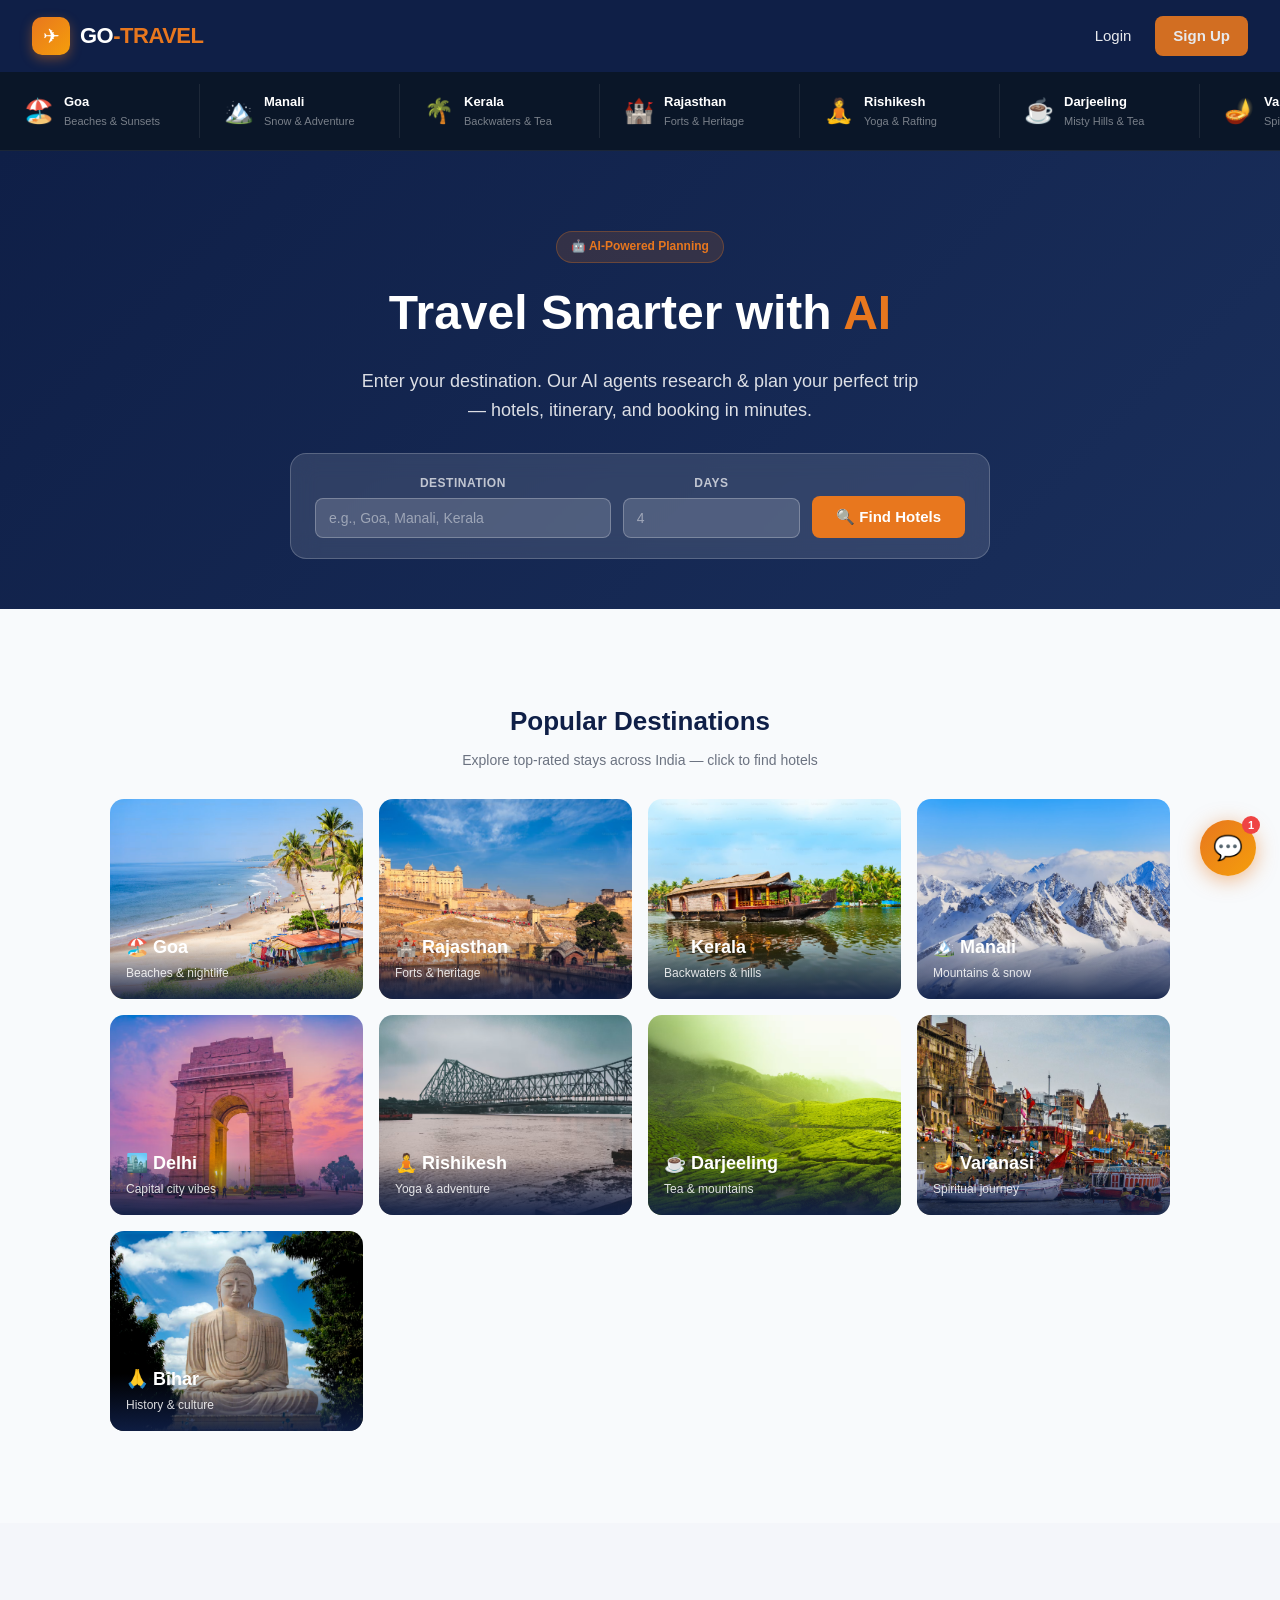
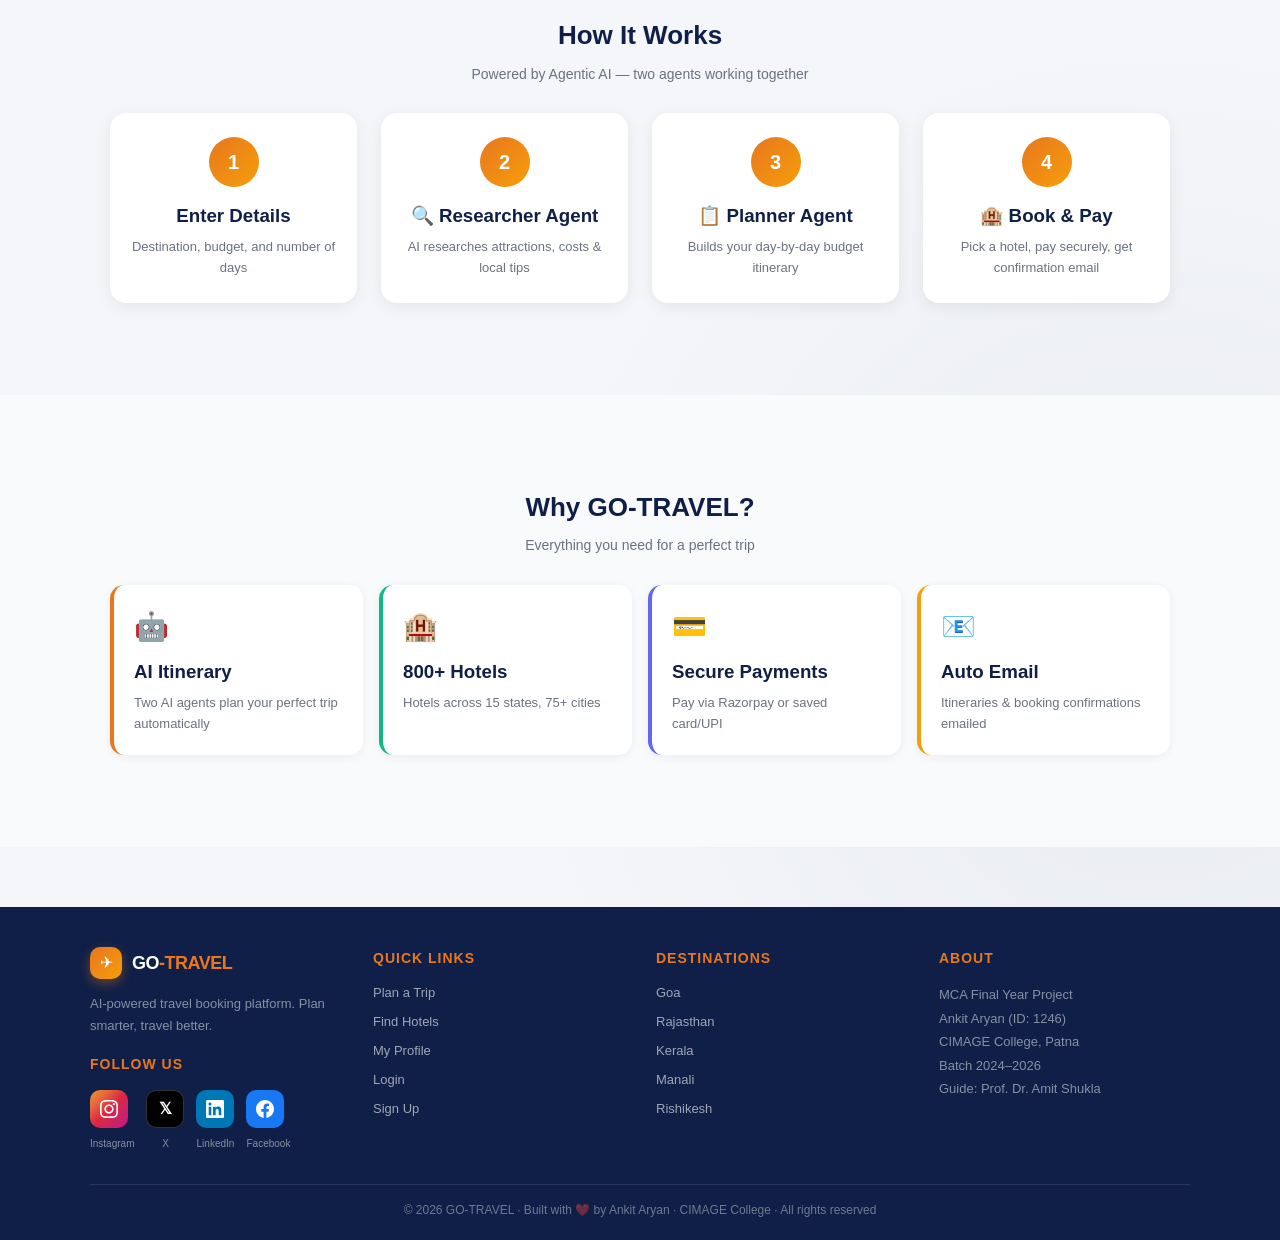
<file: templates/index.html>
<!DOCTYPE html>
<html lang="en">
<head>
    <meta charset="UTF-8">
    <meta name="viewport" content="width=device-width, initial-scale=1.0">
    <title>GO-TRAVEL — AI-Powered Travel Booking</title>
    <link rel="stylesheet" href="/static/css/style.css">
    <style>
        /* ===== LOGO ===== */
        .logo-wrap { display:flex; align-items:center; gap:10px; }
        .logo-icon { width:38px; height:38px; background:linear-gradient(135deg,#E8771E,#f59e0b); border-radius:10px; display:flex; align-items:center; justify-content:center; font-size:20px; box-shadow:0 4px 12px rgba(232,119,30,.4); }
        .logo-text { font-size:22px; font-weight:900; color:#fff; letter-spacing:-0.5px; }
        .logo-text span { color:#E8771E; }

        /* ===== SCROLLING BANNER ===== */
        .banner-wrap { background:#0a1628; padding:12px 0; overflow:hidden; border-bottom:1px solid rgba(255,255,255,.07); }
        .banner-track { display:flex; gap:0; animation:scrollBanner 40s linear infinite; width:max-content; }
        .banner-track:hover { animation-play-state:paused; }
        @keyframes scrollBanner { from{transform:translateX(0)} to{transform:translateX(-50%)} }
        .banner-item { display:flex; align-items:center; gap:10px; padding:8px 24px; border-right:1px solid rgba(255,255,255,.08); cursor:pointer; transition:background .2s; min-width:200px; }
        .banner-item:hover { background:rgba(255,255,255,.05); }
        .banner-emoji { font-size:24px; }
        .banner-info { }
        .banner-name { color:#fff; font-size:13px; font-weight:700; }
        .banner-sub { color:rgba(255,255,255,.45); font-size:11px; }

        /* ===== DESTINATIONS GRID ===== */
        .dest-grid { display:grid; grid-template-columns:repeat(auto-fill,minmax(200px,1fr)); gap:16px; }
        .dest-card { border-radius:14px; overflow:hidden; cursor:pointer; transition:transform .2s,box-shadow .2s; position:relative; height:200px; display:flex; align-items:flex-end; color:white; }
        .dest-card:hover { transform:translateY(-5px); box-shadow:0 16px 40px rgba(0,0,0,.25); }
        .dest-overlay { background:linear-gradient(transparent 30%,rgba(15,31,71,.92)); width:100%; padding:16px; }
        .dest-card h3 { margin:0 0 2px; font-size:18px; }
        .dest-card p { margin:0; font-size:12px; opacity:.85; }
        /* Destination cards — gradient fallback + optional image */
        /* IMAGE KAISE DALE: /static/img/ folder mein image rakho jaise goa.jpg */
        /* Phir dc1 mein: background-image:url('/static/img/goa.jpg'); background-size:cover; */
        .dc1{background:linear-gradient(145deg,#0d6efd 0%,#0a58ca 100%);background-image:url('/static/img/dest_goa.jpg');background-size:cover;background-position:center;}
        .dc2{background:linear-gradient(145deg,#f59e0b 0%,#d97706 100%);background-image:url('/static/img/dest_rajasthan.jpg');background-size:cover;background-position:center;}
        .dc3{background:linear-gradient(145deg,#10b981 0%,#047857 100%);background-image:url('/static/img/dest_kerala.jpg');background-size:cover;background-position:center;}
        .dc4{background:linear-gradient(145deg,#ef4444 0%,#dc2626 100%);background-image:url('/static/img/dest_manali.jpg');background-size:cover;background-position:center;}
        .dc5{background:linear-gradient(145deg,#8b5cf6 0%,#7c3aed 100%);background-image:url('/static/img/dest_delhi.jpg');background-size:cover;background-position:center;}
        .dc6{background:linear-gradient(145deg,#06b6d4 0%,#0891b2 100%);background-image:url('/static/img/dest_rishikesh.jpg');background-size:cover;background-position:center;}
        .dc7{background:linear-gradient(145deg,#f97316 0%,#ea580c 100%);background-image:url('/static/img/dest_darjeeling.jpg');background-size:cover;background-position:center;}
        .dc8{background:linear-gradient(145deg,#6366f1 0%,#4f46e5 100%);background-image:url('/static/img/dest_varanasi.jpg');background-size:cover;background-position:center;}
        .dc9{background:linear-gradient(145deg,#14b8a6 0%,#0d9488 100%);background-image:url('/static/img/dest_bihar.jpg');background-size:cover;background-position:center;}

        /* ===== HERO ===== */
        .hero-search { background:rgba(255,255,255,.12); backdrop-filter:blur(12px); border:1px solid rgba(255,255,255,.2); border-radius:16px; padding:20px 24px; max-width:700px; margin:28px auto 0; display:flex; gap:12px; flex-wrap:wrap; align-items:flex-end; }
        .hero-search .field { flex:1; min-width:150px; }
        .hero-search label { font-size:12px; color:rgba(255,255,255,.7); font-weight:600; display:block; margin-bottom:5px; text-transform:uppercase; letter-spacing:.5px; }
        .hero-search input { background:rgba(255,255,255,.15); border:1px solid rgba(255,255,255,.25); color:#fff; border-radius:8px; padding:11px 13px; width:100%; box-sizing:border-box; font-size:14px; }
        .hero-search input::placeholder { color:rgba(255,255,255,.45); }

        /* ===== STEPS ===== */
        .step-grid { display:grid; grid-template-columns:repeat(auto-fit,minmax(200px,1fr)); gap:24px; }
        .step-card { text-align:center; padding:24px 16px; background:#fff; border-radius:16px; box-shadow:0 4px 16px rgba(0,0,0,.07); }
        .step-num { width:50px; height:50px; background:linear-gradient(135deg,#E8771E,#f59e0b); color:white; border-radius:50%; display:flex; align-items:center; justify-content:center; font-size:20px; font-weight:900; margin:0 auto 14px; }
        .step-card h3 { color:#0F1F47; margin:0 0 6px; }
        .step-card p { color:#6b7280; font-size:13px; margin:0; }

        /* ===== FOOTER ===== */
        .footer { background:#0F1F47; color:#fff; padding:40px 24px 20px; margin-top:60px; }
        .footer-grid { display:grid; grid-template-columns:repeat(auto-fit,minmax(200px,1fr)); gap:32px; max-width:1100px; margin:0 auto; }
        .footer h4 { color:#E8771E; margin:0 0 14px; font-size:14px; text-transform:uppercase; letter-spacing:1px; }
        .footer a { color:rgba(255,255,255,.6); text-decoration:none; display:block; margin-bottom:8px; font-size:13px; transition:color .2s; }
        .footer a:hover { color:#E8771E; }
        .social-row { display:flex; gap:12px; margin-top:4px; }
        .social-btn { width:38px; height:38px; border-radius:10px; display:flex; align-items:center; justify-content:center; font-size:18px; text-decoration:none; transition:transform .2s,opacity .2s; }
        .social-btn:hover { transform:translateY(-3px); opacity:.85; }
        .s-insta { background:linear-gradient(135deg,#f09433,#e6683c,#dc2743,#cc2366,#bc1888); }
        .s-x     { background:#000; border:1px solid rgba(255,255,255,.2); }
        .s-li    { background:#0077b5; }
        .s-fb    { background:#1877f2; }
        .footer-bottom { border-top:1px solid rgba(255,255,255,.1); margin-top:32px; padding-top:16px; text-align:center; color:rgba(255,255,255,.4); font-size:12px; max-width:1100px; margin-left:auto; margin-right:auto; }

        .section-pad { padding:60px 20px; }
        .container { max-width:1100px; margin:0 auto; }
        .section-title { color:#0F1F47; font-size:26px; font-weight:800; margin:0 0 6px; }
        .section-sub { color:#6b7280; font-size:14px; margin:0 0 28px; }
    </style>
</head>
<body>
    <!-- NAVBAR -->
    <nav class="navbar">
        <a href="/" style="text-decoration:none;">
            <div class="logo-wrap">
                <div class="logo-icon">✈</div>
                <div class="logo-text">GO<span>-TRAVEL</span></div>
            </div>
        </a>
        <div class="nav-links" id="navGuest">
            <a href="/login">Login</a>
            <a href="/signup" class="btn" style="padding:8px 18px;">Sign Up</a>
        </div>
        <div class="nav-links" id="navUser" style="display:none;align-items:center;gap:14px;">
            <a href="/dashboard" style="color:rgba(255,255,255,.8);text-decoration:none;font-size:14px;">Dashboard</a>
            <div style="position:relative;">
                <div id="homeAvatar" onclick="toggleHomeDropdown()" style="width:38px;height:38px;border-radius:50%;overflow:hidden;cursor:pointer;border:2px solid #E8771E;display:flex;align-items:center;justify-content:center;background:#E8771E;color:white;font-weight:700;font-size:16px;">
                    <span id="homeAvatarLetter">U</span>
                </div>
                <div id="homeDropdown" style="display:none;position:absolute;top:48px;right:0;min-width:180px;background:#fff;border-radius:10px;box-shadow:0 8px 30px rgba(0,0,0,.15);overflow:hidden;z-index:500;">
                    <a href="/profile" style="display:block;padding:12px 16px;color:#0F1F47;font-size:14px;text-decoration:none;border-bottom:1px solid #f3f4f6;">👤 Profile</a>
                    <a href="/dashboard" style="display:block;padding:12px 16px;color:#0F1F47;font-size:14px;text-decoration:none;border-bottom:1px solid #f3f4f6;">🏠 Dashboard</a>
                    <a href="#" onclick="logout()" style="display:block;padding:12px 16px;color:#ef4444;font-size:14px;text-decoration:none;">🚪 Logout</a>
                </div>
            </div>
        </div>
    </nav>

    <!-- SCROLLING BANNER -->
    <div class="banner-wrap">
        <div class="banner-track" id="bannerTrack"></div>
    </div>

    <!-- HERO -->
    <section class="hero" style="padding-bottom:50px;">
        <div style="display:flex;align-items:center;justify-content:center;gap:16px;margin-bottom:12px;">
            <div style="background:rgba(232,119,30,.15);border:1px solid rgba(232,119,30,.3);color:#E8771E;padding:5px 14px;border-radius:20px;font-size:12px;font-weight:700;">🤖 AI-Powered Planning</div>
        </div>
        <h1>Travel Smarter with <span>AI</span></h1>
        <p style="max-width:560px;margin:10px auto 0;opacity:.85;">Enter your destination. Our AI agents research & plan your perfect trip — hotels, itinerary, and booking in minutes.</p>
        <div class="hero-search">
            <div class="field">
                <label>Destination</label>
                <input type="text" id="heroDest" placeholder="e.g., Goa, Manali, Kerala">
            </div>
            <div class="field" style="flex:0.6;">
                <label>Days</label>
                <input type="number" id="heroDays" placeholder="4">
            </div>
            <button class="btn" onclick="goSearch()" style="padding:12px 24px;white-space:nowrap;">🔍 Find Hotels</button>
        </div>
    </section>

    <!-- DESTINATIONS GRID -->
    <div class="section-pad" style="background:#f8fafc;">
        <div class="container">
            <h2 class="section-title">Popular Destinations</h2>
            <p class="section-sub">Explore top-rated stays across India — click to find hotels</p>
            <div class="dest-grid">
                <div class="dest-card dc1" onclick="quickSearch('Goa','Calangute')"><div class="dest-overlay"><h3>🏖️ Goa</h3><p>Beaches & nightlife</p></div></div>
                <div class="dest-card dc2" onclick="quickSearch('Rajasthan','Jaipur')"><div class="dest-overlay"><h3>🏰 Rajasthan</h3><p>Forts & heritage</p></div></div>
                <div class="dest-card dc3" onclick="quickSearch('Kerala','Munnar')"><div class="dest-overlay"><h3>🌴 Kerala</h3><p>Backwaters & hills</p></div></div>
                <div class="dest-card dc4" onclick="quickSearch('Himachal Pradesh','Manali')"><div class="dest-overlay"><h3>🏔️ Manali</h3><p>Mountains & snow</p></div></div>
                <div class="dest-card dc5" onclick="quickSearch('Delhi','Connaught Place')"><div class="dest-overlay"><h3>🏙️ Delhi</h3><p>Capital city vibes</p></div></div>
                <div class="dest-card dc6" onclick="quickSearch('Uttarakhand','Rishikesh')"><div class="dest-overlay"><h3>🧘 Rishikesh</h3><p>Yoga & adventure</p></div></div>
                <div class="dest-card dc7" onclick="quickSearch('West Bengal','Darjeeling')"><div class="dest-overlay"><h3>☕ Darjeeling</h3><p>Tea & mountains</p></div></div>
                <div class="dest-card dc8" onclick="quickSearch('Uttar Pradesh','Varanasi')"><div class="dest-overlay"><h3>🪔 Varanasi</h3><p>Spiritual journey</p></div></div>
                <div class="dest-card dc9" onclick="quickSearch('Bihar','Bodhgaya')"><div class="dest-overlay"><h3>🙏 Bihar</h3><p>History & culture</p></div></div>
            </div>
        </div>
    </div>

    <!-- HOW IT WORKS -->
    <div class="section-pad">
        <div class="container">
            <h2 class="section-title">How It Works</h2>
            <p class="section-sub">Powered by Agentic AI — two agents working together</p>
            <div class="step-grid">
                <div class="step-card"><div class="step-num">1</div><h3>Enter Details</h3><p>Destination, budget, and number of days</p></div>
                <div class="step-card"><div class="step-num">2</div><h3>🔍 Researcher Agent</h3><p>AI researches attractions, costs & local tips</p></div>
                <div class="step-card"><div class="step-num">3</div><h3>📋 Planner Agent</h3><p>Builds your day-by-day budget itinerary</p></div>
                <div class="step-card"><div class="step-num">4</div><h3>🏨 Book & Pay</h3><p>Pick a hotel, pay securely, get confirmation email</p></div>
            </div>
        </div>
    </div>

    <!-- WHY GO-TRAVEL -->
    <div class="section-pad" style="background:#f8fafc;">
        <div class="container">
            <h2 class="section-title">Why GO-TRAVEL?</h2>
            <p class="section-sub">Everything you need for a perfect trip</p>
            <div style="display:grid;grid-template-columns:repeat(auto-fit,minmax(200px,1fr));gap:16px;">
                <div style="background:#fff;border-radius:14px;padding:20px;border-left:4px solid #E8771E;box-shadow:0 2px 10px rgba(0,0,0,.06);">
                    <div style="font-size:28px;margin-bottom:8px;">🤖</div><h3 style="margin:0 0 6px;color:#0F1F47;">AI Itinerary</h3><p style="color:#6b7280;font-size:13px;margin:0;">Two AI agents plan your perfect trip automatically</p>
                </div>
                <div style="background:#fff;border-radius:14px;padding:20px;border-left:4px solid #10b981;box-shadow:0 2px 10px rgba(0,0,0,.06);">
                    <div style="font-size:28px;margin-bottom:8px;">🏨</div><h3 style="margin:0 0 6px;color:#0F1F47;">800+ Hotels</h3><p style="color:#6b7280;font-size:13px;margin:0;">Hotels across 15 states, 75+ cities</p>
                </div>
                <div style="background:#fff;border-radius:14px;padding:20px;border-left:4px solid #6366f1;box-shadow:0 2px 10px rgba(0,0,0,.06);">
                    <div style="font-size:28px;margin-bottom:8px;">💳</div><h3 style="margin:0 0 6px;color:#0F1F47;">Secure Payments</h3><p style="color:#6b7280;font-size:13px;margin:0;">Pay via Razorpay or saved card/UPI</p>
                </div>
                <div style="background:#fff;border-radius:14px;padding:20px;border-left:4px solid #f59e0b;box-shadow:0 2px 10px rgba(0,0,0,.06);">
                    <div style="font-size:28px;margin-bottom:8px;">📧</div><h3 style="margin:0 0 6px;color:#0F1F47;">Auto Email</h3><p style="color:#6b7280;font-size:13px;margin:0;">Itineraries & booking confirmations emailed</p>
                </div>
            </div>
        </div>
    </div>

    <!-- FOOTER -->
    <footer class="footer">
        <div class="footer-grid">
            <div>
                <div class="logo-wrap" style="margin-bottom:14px;">
                    <div class="logo-icon" style="width:32px;height:32px;font-size:16px;">✈</div>
                    <div class="logo-text" style="font-size:18px;">GO<span>-TRAVEL</span></div>
                </div>
                <p style="color:rgba(255,255,255,.5);font-size:13px;line-height:1.7;margin:0 0 16px;">AI-powered travel booking platform. Plan smarter, travel better.</p>
                <h4>Follow Us</h4>
                <div class="social-row">
                    <div style="text-align:center;">
                        <a href="https://instagram.com" target="_blank" class="social-btn s-insta" title="Instagram" style="display:flex;align-items:center;justify-content:center;">
                            <svg width="18" height="18" viewBox="0 0 24 24" fill="white"><path d="M12 2.163c3.204 0 3.584.012 4.85.07 3.252.148 4.771 1.691 4.919 4.919.058 1.265.069 1.645.069 4.849 0 3.205-.012 3.584-.069 4.849-.149 3.225-1.664 4.771-4.919 4.919-1.266.058-1.644.07-4.85.07-3.204 0-3.584-.012-4.849-.07-3.26-.149-4.771-1.699-4.919-4.92-.058-1.265-.07-1.644-.07-4.849 0-3.204.013-3.583.07-4.849.149-3.227 1.664-4.771 4.919-4.919 1.266-.057 1.645-.069 4.849-.069zm0-2.163c-3.259 0-3.667.014-4.947.072-4.358.2-6.78 2.618-6.98 6.98-.059 1.281-.073 1.689-.073 4.948 0 3.259.014 3.668.072 4.948.2 4.358 2.618 6.78 6.98 6.98 1.281.058 1.689.072 4.948.072 3.259 0 3.668-.014 4.948-.072 4.354-.2 6.782-2.618 6.979-6.98.059-1.28.073-1.689.073-4.948 0-3.259-.014-3.667-.072-4.947-.196-4.354-2.617-6.78-6.979-6.98-1.281-.059-1.69-.073-4.949-.073zm0 5.838c-3.403 0-6.162 2.759-6.162 6.162s2.759 6.163 6.162 6.163 6.162-2.759 6.162-6.163c0-3.403-2.759-6.162-6.162-6.162zm0 10.162c-2.209 0-4-1.79-4-4 0-2.209 1.791-4 4-4s4 1.791 4 4c0 2.21-1.791 4-4 4zm6.406-11.845c-.796 0-1.441.645-1.441 1.44s.645 1.44 1.441 1.44c.795 0 1.439-.645 1.439-1.44s-.644-1.44-1.439-1.44z"/></svg>
                        </a>
                        <div style="color:rgba(255,255,255,.5);font-size:10px;margin-top:4px;">Instagram</div>
                    </div>
                    <div style="text-align:center;">
                        <a href="https://x.com" target="_blank" class="social-btn s-x" title="X" style="display:flex;align-items:center;justify-content:center;color:#fff;font-weight:900;font-size:16px;">𝕏</a>
                        <div style="color:rgba(255,255,255,.5);font-size:10px;margin-top:4px;">X</div>
                    </div>
                    <div style="text-align:center;">
                        <a href="https://linkedin.com/in/ankit-aryan-11a974232" target="_blank" class="social-btn s-li" title="LinkedIn" style="display:flex;align-items:center;justify-content:center;">
                            <svg width="18" height="18" viewBox="0 0 24 24" fill="white"><path d="M20.447 20.452h-3.554v-5.569c0-1.328-.027-3.037-1.852-3.037-1.853 0-2.136 1.445-2.136 2.939v5.667H9.351V9h3.414v1.561h.046c.477-.9 1.637-1.85 3.37-1.85 3.601 0 4.267 2.37 4.267 5.455v6.286zM5.337 7.433c-1.144 0-2.063-.926-2.063-2.065 0-1.138.92-2.063 2.063-2.063 1.14 0 2.064.925 2.064 2.063 0 1.139-.925 2.065-2.064 2.065zm1.782 13.019H3.555V9h3.564v11.452zM22.225 0H1.771C.792 0 0 .774 0 1.729v20.542C0 23.227.792 24 1.771 24h20.451C23.2 24 24 23.227 24 22.271V1.729C24 .774 23.2 0 22.222 0h.003z"/></svg>
                        </a>
                        <div style="color:rgba(255,255,255,.5);font-size:10px;margin-top:4px;">LinkedIn</div>
                    </div>
                    <div style="text-align:center;">
                        <a href="https://facebook.com" target="_blank" class="social-btn s-fb" title="Facebook" style="display:flex;align-items:center;justify-content:center;">
                            <svg width="18" height="18" viewBox="0 0 24 24" fill="white"><path d="M24 12.073c0-6.627-5.373-12-12-12s-12 5.373-12 12c0 5.99 4.388 10.954 10.125 11.854v-8.385H7.078v-3.47h3.047V9.43c0-3.007 1.792-4.669 4.533-4.669 1.312 0 2.686.235 2.686.235v2.953H15.83c-1.491 0-1.956.925-1.956 1.874v2.25h3.328l-.532 3.47h-2.796v8.385C19.612 23.027 24 18.062 24 12.073z"/></svg>
                        </a>
                        <div style="color:rgba(255,255,255,.5);font-size:10px;margin-top:4px;">Facebook</div>
                    </div>
                </div>
            </div>
            <div>
                <h4>Quick Links</h4>
                <a href="/dashboard">Plan a Trip</a>
                <a href="/dashboard">Find Hotels</a>
                <a href="/profile">My Profile</a>
                <a href="/login">Login</a>
                <a href="/signup">Sign Up</a>
            </div>
            <div>
                <h4>Destinations</h4>
                <a href="/dashboard?state=Goa&city=Calangute">Goa</a>
                <a href="/dashboard?state=Rajasthan&city=Jaipur">Rajasthan</a>
                <a href="/dashboard?state=Kerala&city=Munnar">Kerala</a>
                <a href="/dashboard?state=Himachal+Pradesh&city=Manali">Manali</a>
                <a href="/dashboard?state=Uttarakhand&city=Rishikesh">Rishikesh</a>
            </div>
            <div>
                <h4>About</h4>
                <p style="color:rgba(255,255,255,.5);font-size:13px;line-height:1.8;margin:0;">
                    MCA Final Year Project<br>
                    Ankit Aryan (ID: 1246)<br>
                    CIMAGE College, Patna<br>
                    Batch 2024–2026<br>
                    Guide: Prof. Dr. Amit Shukla
                </p>
            </div>
        </div>
        <div class="footer-bottom">
            © 2026 GO-TRAVEL · Built with ❤️ by Ankit Aryan · CIMAGE College · All rights reserved
        </div>
    </footer>

    <script src="/static/js/app.js"></script>
    <script>
        // Auth redirect — index pe login/signup option dono honge
        const BANNER_DATA = [
            {e:"🏖️",name:"Goa",sub:"Beaches & Sunsets"},
            {e:"🏔️",name:"Manali",sub:"Snow & Adventure"},
            {e:"🌴",name:"Kerala",sub:"Backwaters & Tea"},
            {e:"🏰",name:"Rajasthan",sub:"Forts & Heritage"},
            {e:"🧘",name:"Rishikesh",sub:"Yoga & Rafting"},
            {e:"☕",name:"Darjeeling",sub:"Misty Hills & Tea"},
            {e:"🪔",name:"Varanasi",sub:"Spiritual Journey"},
            {e:"🐠",name:"Andaman",sub:"Coral & Diving"},
            {e:"🏙️",name:"Delhi",sub:"History & Street Food"},
            {e:"🌿",name:"Munnar",sub:"Tea Gardens"},
            {e:"🏔️",name:"Ladakh",sub:"High Altitude Beauty"},
            {e:"🎭",name:"Mumbai",sub:"City of Dreams"},
        ];

        function buildBanner() {
            const track = document.getElementById('bannerTrack');
            // Duplicate for infinite scroll
            const all = [...BANNER_DATA, ...BANNER_DATA];
            all.forEach(d => {
                const el = document.createElement('div');
                el.className = 'banner-item';
                el.innerHTML = `<span class="banner-emoji">${d.e}</span><div class="banner-info"><div class="banner-name">${d.name}</div><div class="banner-sub">${d.sub}</div></div>`;
                el.onclick = () => quickSearch(d.name, '');
                track.appendChild(el);
            });
        }
        buildBanner();

        function goSearch() {
            const dest = document.getElementById('heroDest').value.trim();
            if (!dest) return;
            if (isLoggedIn()) {
                window.location.href = '/dashboard?dest=' + encodeURIComponent(dest);
            } else {
                window.location.href = '/login';
            }
        }

        function quickSearch(state, city) {
            if (isLoggedIn()) {
                window.location.href = '/dashboard?state=' + encodeURIComponent(state) + '&city=' + encodeURIComponent(city);
            } else {
                window.location.href = '/login';
            }
        }

        // Nav avatar setup
        (function() {
            const u = getUser();
            if (u && getToken()) {
                document.getElementById('navGuest').style.display = 'none';
                document.getElementById('navUser').style.display = 'flex';
                if (u.photo_url && u.photo_url.startsWith('data:')) {
                    document.getElementById('homeAvatar').innerHTML = '<img src="'+u.photo_url+'" style="width:100%;height:100%;object-fit:cover;">';
                } else {
                    document.getElementById('homeAvatarLetter').textContent = (u.name||'U')[0].toUpperCase();
                }
            }
        })();

        function toggleHomeDropdown() {
            const dd = document.getElementById('homeDropdown');
            dd.style.display = dd.style.display === 'block' ? 'none' : 'block';
        }
        document.addEventListener('click', e => {
            const av = document.getElementById('homeAvatar');
            const dd = document.getElementById('homeDropdown');
            if (av && dd && !av.contains(e.target)) dd.style.display = 'none';
        });
    </script>
    <script src="/static/js/travel-bg.js"></script>
    <script src="/static/js/chatbot.js"></script>
</body>
</html>
</file>
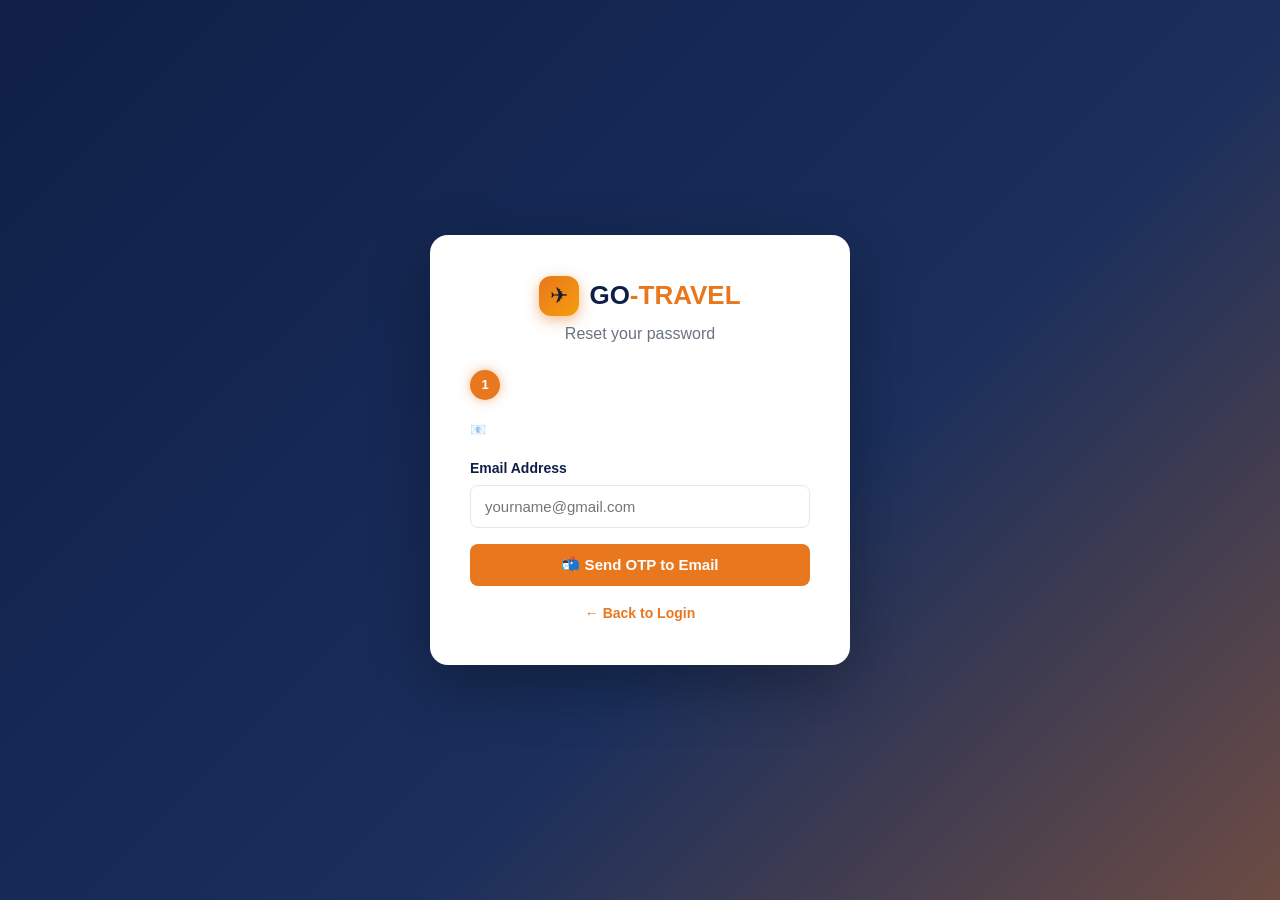
<file: templates/forgot.html>
<!DOCTYPE html>
<html lang="en">
<head>
    <meta charset="UTF-8">
    <meta name="viewport" content="width=device-width, initial-scale=1.0">
    <title>Forgot Password — GO-TRAVEL</title>
    <link rel="stylesheet" href="/static/css/style.css">
    <style>
        .otp-box {
            background: linear-gradient(135deg, #1a4480, #0F1F47);
            border: 2px solid #E8771E; border-radius: 14px; padding: 20px;
            text-align: center; margin: 14px 0; animation: bounceIn .4s ease;
        }
        @keyframes bounceIn { 0%{opacity:0;transform:scale(.9)} 60%{transform:scale(1.03)} 100%{opacity:1;transform:scale(1)} }
        .otp-code { color: #E8771E; font-size: 42px; font-weight: 900; letter-spacing: 12px; font-family: monospace; text-shadow: 0 0 20px rgba(232,119,30,.5); }
        .otp-lbl { color: rgba(255,255,255,.55); font-size: 11px; text-transform: uppercase; letter-spacing: 1.5px; margin-bottom: 8px; }
        .btn-autofill { margin-top: 10px; background: #E8771E; color: #fff; border: none; padding: 8px 20px; border-radius: 8px; cursor: pointer; font-weight: 700; font-size: 13px; transition: transform .15s; }
        .btn-autofill:hover { transform: scale(1.05); }
        .email-sent-note { background: rgba(16,185,129,.12); border: 1px solid rgba(16,185,129,.3); border-radius: 8px; padding: 10px 14px; font-size: 12px; color: #10b981; margin-top: 8px; text-align: left; }
        .step-row { display:flex; align-items:center; gap:6px; margin-bottom: 20px; }
        .sdot { width:30px; height:30px; border-radius:50%; display:flex; align-items:center; justify-content:center; font-size:13px; font-weight:700; flex-shrink:0; transition: all .3s; }
        .sdot-idle { background: rgba(255,255,255,.1); color: rgba(255,255,255,.3); }
        .sdot-active { background: #E8771E; color: #fff; box-shadow: 0 0 12px rgba(232,119,30,.5); }
        .sdot-done { background: #10b981; color: #fff; }
        .sline { flex:1; height:2px; background: rgba(255,255,255,.1); }
        .otp-input { text-align:center !important; font-size:22px !important; letter-spacing:10px !important; font-weight:700 !important; }
    </style>
</head>
<body>
    <div class="auth-wrap">
        <div class="auth-card">
            <div style="display:flex;align-items:center;justify-content:center;gap:10px;margin-bottom:4px;">
                <div style="width:40px;height:40px;background:linear-gradient(135deg,#E8771E,#f59e0b);border-radius:12px;display:flex;align-items:center;justify-content:center;font-size:22px;box-shadow:0 4px 14px rgba(232,119,30,.5);">✈</div>
                <h1 style="margin:0;">GO<span>-TRAVEL</span></h1>
            </div>
            <p class="subtitle">Reset your password</p>

            <div class="step-row">
                <div class="sdot sdot-active" id="s1">1</div>
                <div class="sline" id="sl1"></div>
                <div class="sdot sdot-idle" id="s2">2</div>
                <div class="sline" id="sl2"></div>
                <div class="sdot sdot-idle" id="s3">3</div>
            </div>

            <div id="msg"></div>

            <!-- Step 1: Email -->
            <div id="step1">
                <p style="color:rgba(255,255,255,.65);font-size:13px;margin-bottom:16px;">
                    📧 Enter your registered email address
                </p>
                <div class="form-group">
                    <label>Email Address</label>
                    <input type="email" id="email" placeholder="yourname@gmail.com"
                           onkeypress="if(event.key==='Enter')sendOTP()">
                </div>
                <button class="btn btn-block" id="sendBtn" onclick="sendOTP()">
                    📬 Send OTP to Email
                </button>
            </div>

            <!-- Step 2: OTP -->
            <div id="step2" style="display:none;">
                <div id="otpDisplay"></div>
                <div class="form-group" style="margin-top:4px;">
                    <label>Enter 6-Digit OTP</label>
                    <input type="text" id="otpInput" class="otp-input" 
                           placeholder="• • • • • •" maxlength="6"
                           onkeypress="if(event.key==='Enter')verifyOTP()"
                           style="font-size:22px;letter-spacing:10px;text-align:center;font-weight:700;">
                </div>
                <button class="btn btn-block" onclick="verifyOTP()">✅ Verify OTP</button>
                <p style="text-align:center;margin-top:12px;">
                    <a href="#" onclick="sendOTP();return false;"
                       style="color:rgba(255,255,255,.4);font-size:12px;">↺ Resend OTP</a>
                </p>
            </div>

            <!-- Step 3: New password -->
            <div id="step3" style="display:none;">
                <p style="color:rgba(255,255,255,.65);font-size:13px;margin-bottom:16px;">
                    🔑 OTP verified! Create your new password
                </p>
                <div class="form-group">
                    <label>New Password</label>
                    <input type="password" id="newpass" placeholder="Minimum 6 characters">
                </div>
                <div class="form-group">
                    <label>Confirm Password</label>
                    <input type="password" id="confirmpass" placeholder="Re-enter new password"
                           onkeypress="if(event.key==='Enter')resetPassword()">
                </div>
                <button class="btn btn-block" onclick="resetPassword()">
                    🔑 Reset Password
                </button>
            </div>

            <p class="switch" style="margin-top:16px;"><a href="/login">← Back to Login</a></p>
        </div>
    </div>

    <script src="/static/js/app.js"></script>
    <script>
        let userEmail = '', userOTP = '';

        function goStep(n) {
            [1,2,3].forEach(i => {
                document.getElementById('step'+i).style.display = (i===n)?'block':'none';
                const dot = document.getElementById('s'+i);
                dot.className = 'sdot ' + (i<n ? 'sdot-done' : i===n ? 'sdot-active' : 'sdot-idle');
            });
        }

        async function sendOTP() {
            const email = document.getElementById('email').value.trim().toLowerCase();
            const msg = document.getElementById('msg');
            
            if (!email || !email.includes('@') || !email.includes('.')) {
                msg.innerHTML = '<div class="alert alert-error">❌ Enter a valid email address</div>';
                return;
            }
            
            const btn = document.getElementById('sendBtn');
            btn.disabled = true;
            btn.textContent = '⏳ Sending...';
            
            try {
                const res = await apiRequest('/auth/forgot-password', 'POST', { email }, false);
                userEmail = email;
                goStep(2);
                
                const box = document.getElementById('otpDisplay');
                
                if (res && res.test_otp) {
                    // Test mode — OTP screen pe bada dikhao
                    box.innerHTML = `
                        <div class="otp-box">
                            <div class="otp-lbl">🧪 TEST MODE — Your OTP</div>
                            <div class="otp-code">${res.test_otp}</div>
                            <div style="color:rgba(255,255,255,.4);font-size:11px;margin-top:6px;">
                                Valid for 10 minutes
                            </div>
                            <button class="btn-autofill"
                                onclick="document.getElementById('otpInput').value='${res.test_otp}';document.getElementById('otpInput').focus();">
                                ⚡ Auto-fill OTP
                            </button>
                        </div>
                        ${res.email_sent ? 
                            '<div class="email-sent-note">✉️ OTP also sent to <strong>' + email + '</strong> — check inbox & spam</div>' 
                            : '<div style="color:rgba(255,255,255,.35);font-size:11px;margin-top:6px;text-align:center;">Email not configured — use the OTP shown above</div>'
                        }`;
                } else {
                    // Email sent successfully but no test_otp
                    box.innerHTML = `
                        <div class="email-sent-note" style="font-size:13px;">
                            ✉️ OTP sent to <strong>${email}</strong><br>
                            Check your inbox and spam folder
                        </div>`;
                }
                
                msg.innerHTML = '<div class="alert alert-success">✅ OTP sent!</div>';
                
            } catch(e) {
                btn.disabled = false;
                btn.textContent = '📬 Send OTP to Email';
                msg.innerHTML = '<div class="alert alert-error">❌ ' + e.message + '</div>';
            }
        }

        async function verifyOTP() {
            const code = document.getElementById('otpInput').value.trim();
            const msg = document.getElementById('msg');
            
            if (!code || code.length < 6) {
                msg.innerHTML = '<div class="alert alert-error">❌ Enter 6-digit OTP</div>';
                return;
            }
            
            try {
                await apiRequest('/auth/verify-otp', 'POST', { email: userEmail, code }, false);
                userOTP = code;
                goStep(3);
                msg.innerHTML = '<div class="alert alert-success">✅ OTP verified!</div>';
            } catch(e) {
                msg.innerHTML = '<div class="alert alert-error">❌ ' + e.message + '</div>';
            }
        }

        async function resetPassword() {
            const np = document.getElementById('newpass').value;
            const cp = document.getElementById('confirmpass').value;
            const msg = document.getElementById('msg');
            
            if (!np || np.length < 6) {
                msg.innerHTML = '<div class="alert alert-error">❌ Password must be at least 6 characters</div>';
                return;
            }
            if (np !== cp) {
                msg.innerHTML = '<div class="alert alert-error">❌ Passwords do not match</div>';
                return;
            }
            
            try {
                const res = await apiRequest('/auth/reset-password', 'POST',
                    { email: userEmail, code: userOTP, new_password: np }, false);
                msg.innerHTML = '<div class="alert alert-success">✅ ' + res.message + '</div>';
                setTimeout(() => window.location.href = '/login', 2000);
            } catch(e) {
                msg.innerHTML = '<div class="alert alert-error">❌ ' + e.message + '</div>';
            }
        }
    </script>
    <script src="/static/js/travel-bg.js"></script>
</body>
</html>
</file>
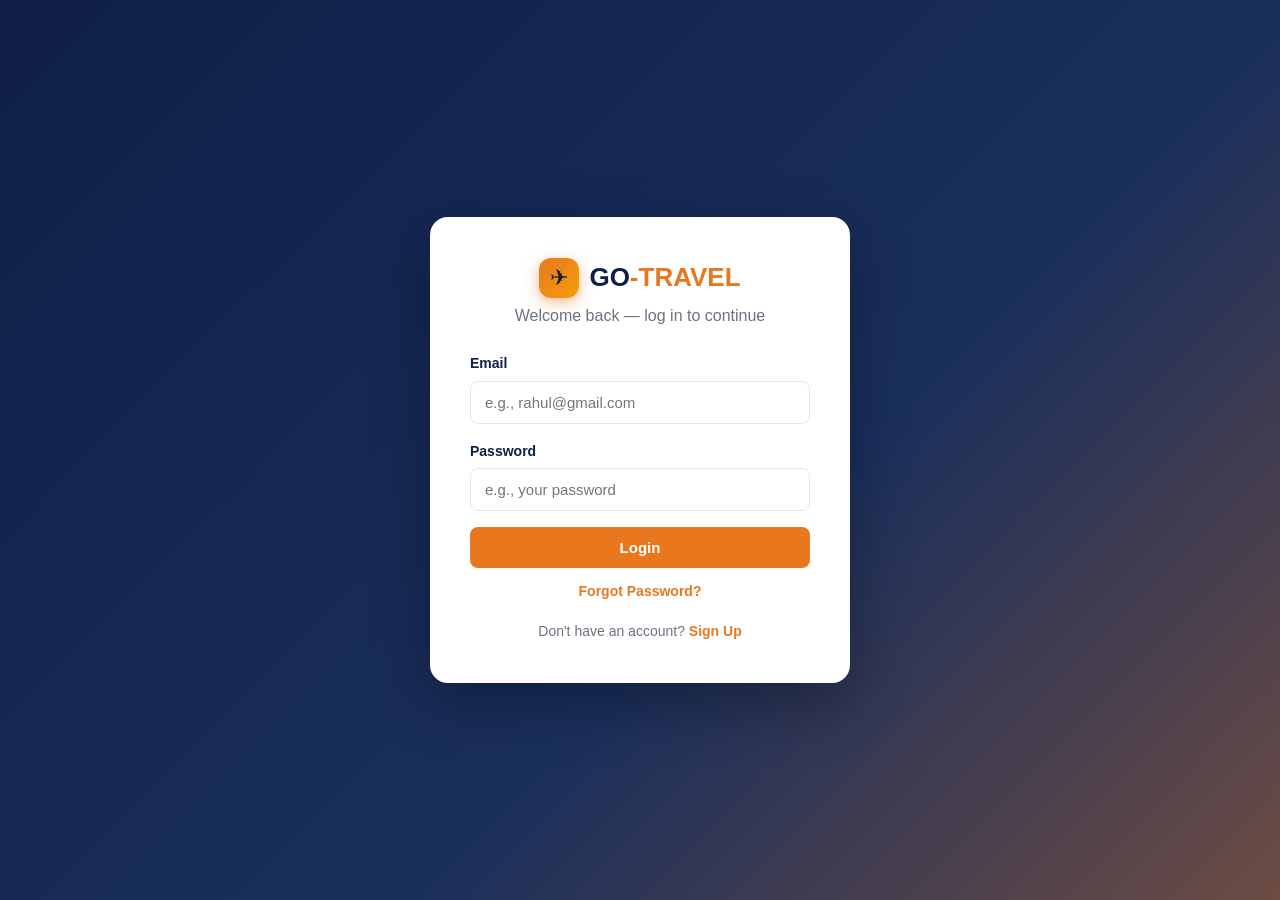
<file: templates/login.html>
<!DOCTYPE html>
<html lang="en">
<head>
    <meta charset="UTF-8">
    <meta name="viewport" content="width=device-width, initial-scale=1.0">
    <title>Login — GO-TRAVEL</title>
    <link rel="stylesheet" href="/static/css/style.css">
</head>
<body>
    <div class="auth-wrap">
        <div class="auth-card">
            <div style="display:flex;align-items:center;justify-content:center;gap:10px;margin-bottom:4px;">
                <div style="width:40px;height:40px;background:linear-gradient(135deg,#E8771E,#f59e0b);border-radius:12px;display:flex;align-items:center;justify-content:center;font-size:22px;box-shadow:0 4px 14px rgba(232,119,30,.5);">✈</div>
                <h1 style="margin:0;">GO<span>-TRAVEL</span></h1>
            </div>
            <p class="subtitle">Welcome back — log in to continue</p>
            <div id="msg"></div>
            <div class="form-group">
                <label>Email</label>
                <input type="email" id="email" placeholder="e.g., rahul@gmail.com">
            </div>
            <div class="form-group">
                <label>Password</label>
                <input type="password" id="password" placeholder="e.g., your password">
            </div>
            <button class="btn btn-block" onclick="doLogin()">Login</button>
            <p class="switch" style="margin-top:12px;">
                <a href="/forgot-password">Forgot Password?</a>
            </p>
            <p class="switch">Don't have an account? <a href="/signup">Sign Up</a></p>
        </div>
    </div>
    <script src="/static/js/app.js"></script>
    <script>
        async function doLogin() {
            const email = document.getElementById("email").value.trim();
            const password = document.getElementById("password").value;
            const msg = document.getElementById("msg");
            msg.innerHTML = "";
            if (!email || !password) {
                msg.innerHTML = '<div class="alert alert-error">Please fill all fields</div>';
                return;
            }
            try {
                const data = await loginRequest(email, password);
                saveToken(data.access_token);
                saveUser(data.user);
                // Admin ho to admin panel, warna normal dashboard
                if (data.user.is_admin === 1) {
                    window.location.href = "/admin";
                } else {
                    window.location.href = "/dashboard";
                }
            } catch (e) {
                msg.innerHTML = '<div class="alert alert-error">' + e.message + '</div>';
            }
        }
        document.addEventListener("keydown", (e) => { if (e.key === "Enter") doLogin(); });
    </script>
    <script src="/static/js/travel-bg.js"></script>
</body>
</html>
</file>
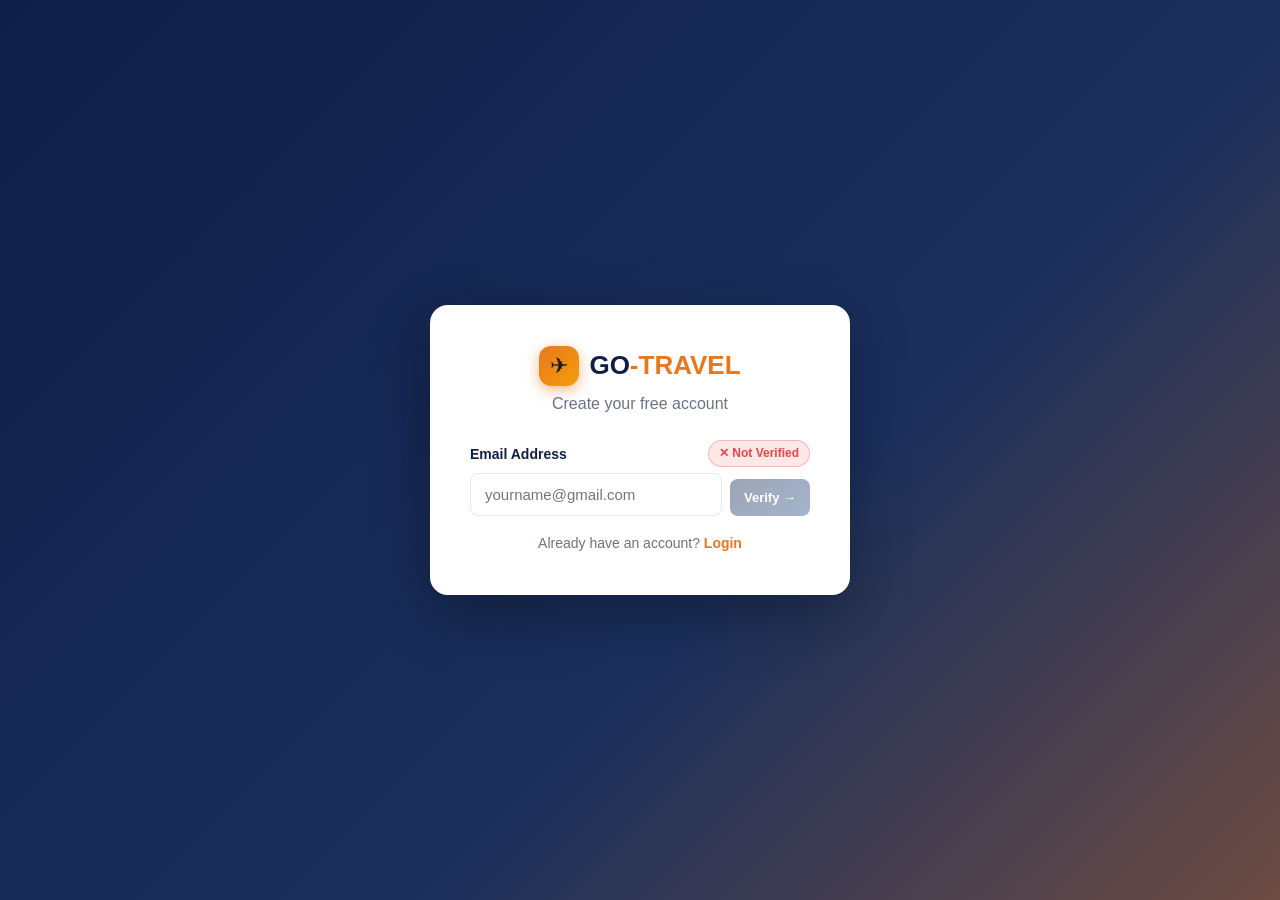
<file: templates/signup.html>
<!DOCTYPE html>
<html lang="en">
<head>
    <meta charset="UTF-8">
    <meta name="viewport" content="width=device-width, initial-scale=1.0">
    <title>Sign Up — GO-TRAVEL</title>
    <link rel="stylesheet" href="/static/css/style.css">
    <style>
        .verify-badge { display:inline-flex;align-items:center;gap:5px;font-size:12px;padding:3px 10px;border-radius:20px;font-weight:700; }
        .badge-unverified { background:rgba(239,68,68,.12);color:#ef4444;border:1px solid rgba(239,68,68,.3); }
        .badge-verified   { background:rgba(16,185,129,.12);color:#10b981;border:1px solid rgba(16,185,129,.3); }
        .verify-row { display:flex;gap:8px;align-items:flex-end; }
        .verify-row input { flex:1; }
        .btn-send-otp { white-space:nowrap;padding:11px 14px;border-radius:8px;border:none;background:linear-gradient(135deg,#0F1F47,#1a4480);color:#fff;font-size:13px;font-weight:700;cursor:pointer;transition:all .2s; }
        .btn-send-otp:disabled { opacity:.4;cursor:not-allowed; }
        .otp-box { background:linear-gradient(135deg,#065f46,#047857);border-radius:12px;padding:18px;text-align:center;margin:10px 0;animation:slideDown .3s ease; }
        @keyframes slideDown { from{opacity:0;transform:translateY(-8px)} to{opacity:1;transform:translateY(0)} }
        .otp-num { color:#fff;font-size:34px;font-weight:900;letter-spacing:8px;font-family:monospace; }
        .otp-lbl { color:rgba(255,255,255,.55);font-size:10px;text-transform:uppercase;letter-spacing:1.5px;margin-bottom:6px; }
        .btn-autofill { margin-top:8px;background:rgba(255,255,255,.2);color:#fff;border:1px solid rgba(255,255,255,.3);padding:6px 16px;border-radius:6px;cursor:pointer;font-size:12px;font-weight:700; }
        .btn-autofill:hover { background:rgba(255,255,255,.3); }
        .otp-row { display:flex;gap:8px;margin-top:8px; }
        .otp-row input { flex:1;text-align:center;font-size:20px;letter-spacing:8px;font-weight:700; }
        .btn-confirm { padding:11px 14px;border-radius:8px;border:none;background:linear-gradient(135deg,#E8771E,#f59e0b);color:#fff;font-size:13px;font-weight:700;cursor:pointer; }
        .email-note { font-size:11px;color:rgba(255,255,255,.5);margin-top:6px;text-align:center; }
        .field-error { color:#ef4444;font-size:12px;margin-top:4px;display:none; }
        .field-error.show { display:block; }
    </style>
</head>
<body>
    <div class="auth-wrap">
        <div class="auth-card">
            <!-- LOGO -->
            <div style="display:flex;align-items:center;justify-content:center;gap:10px;margin-bottom:4px;">
                <div style="width:40px;height:40px;background:linear-gradient(135deg,#E8771E,#f59e0b);border-radius:12px;display:flex;align-items:center;justify-content:center;font-size:22px;box-shadow:0 4px 14px rgba(232,119,30,.5);">✈</div>
                <h1 style="margin:0;">GO<span>-TRAVEL</span></h1>
            </div>
            <p class="subtitle">Create your free account</p>

            <div id="msg"></div>

            <!-- STEP 1: EMAIL VERIFY -->
            <div class="form-group">
                <label style="display:flex;justify-content:space-between;align-items:center;">
                    Email Address
                    <span class="verify-badge badge-unverified" id="verifyBadge">✕ Not Verified</span>
                </label>
                <div class="verify-row">
                    <input type="email" id="email" placeholder="yourname@gmail.com"
                           oninput="onEmailInput(this)">
                    <button class="btn-send-otp" id="sendOtpBtn" onclick="sendOTP()" disabled>
                        Verify →
                    </button>
                </div>
                <div class="field-error" id="errEmail"></div>
            </div>

            <!-- OTP Section -->
            <div id="otpSection" style="display:none;">
                <div id="otpBox"></div>
                <div class="form-group" style="margin-top:8px;">
                    <label>Enter Verification Code</label>
                    <div class="otp-row">
                        <input type="text" id="otpCode" placeholder="000000" maxlength="6"
                               onkeypress="if(event.key==='Enter')confirmOTP()">
                        <button class="btn-confirm" onclick="confirmOTP()">✓ Confirm</button>
                    </div>
                </div>
            </div>

            <!-- STEP 2: REST OF FORM (shown after email verified) -->
            <div id="restForm" style="display:none;">
                <div class="form-group">
                    <label>Full Name</label>
                    <input type="text" id="name" placeholder="e.g., Rahul Sharma">
                    <div class="field-error" id="errName">Name must be at least 2 characters</div>
                </div>
                <div class="form-group">
                    <label>Phone <span style="opacity:.5;font-size:11px;">(optional)</span></label>
                    <input type="tel" id="phone" placeholder="10-digit mobile e.g., 9876543210">
                    <div class="field-error" id="errPhone">Must be 10 digits starting with 6-9</div>
                </div>
                <div class="form-group">
                    <label>Password</label>
                    <input type="password" id="password" placeholder="Minimum 6 characters">
                    <div class="field-error" id="errPass">Password must be at least 6 characters</div>
                </div>
                <button class="btn btn-block" id="signupBtn" onclick="doSignup()">
                    🚀 Create Account
                </button>
            </div>

            <p class="switch" style="margin-top:16px;">
                Already have an account? <a href="/login">Login</a>
            </p>
        </div>
    </div>

    <script src="/static/js/app.js"></script>
    <script>
        // Strict email regex
        const emailRe = /^[a-zA-Z0-9][a-zA-Z0-9._%+-]{1,}@[a-zA-Z0-9.-]+\.[a-zA-Z]{2,}$/;
        const phoneRe = /^[6-9]\d{9}$/;

        // Known fake domains to block on frontend too
        const fakeDomains = ['gnail.com','gmai.com','gamil.com','gmal.com',
                             'yaho.com','yahooo.com','hotmai.com','outlok.com',
                             'example.com','test.com','fake.com','invalid.com'];
        const fakeLocal = ['test','fake','abc','xyz','aaa','bbb','temp','spam','null','undefined'];

        let emailVerified = false;

        function validateEmailFrontend(email) {
            if (!email) return { ok: false, msg: 'Please enter your email' };
            if (!emailRe.test(email)) return { ok: false, msg: '❌ Invalid email — e.g., name@gmail.com' };
            const [local, domain] = email.split('@');
            if (fakeDomains.includes(domain.toLowerCase()))
                return { ok: false, msg: `❌ "${domain}" is not a valid email domain` };
            if (fakeLocal.some(f => local.toLowerCase() === f))
                return { ok: false, msg: '❌ Please use your real email address' };
            if (/^(.)\1{3,}/.test(local))
                return { ok: false, msg: '❌ Please use your real email address' };
            return { ok: true };
        }

        function onEmailInput(inp) {
            const val = inp.value.trim().toLowerCase();
            const errEl = document.getElementById('errEmail');
            const btn = document.getElementById('sendOtpBtn');

            if (!val) { errEl.classList.remove('show'); btn.disabled = true; return; }

            const { ok, msg } = validateEmailFrontend(val);
            errEl.textContent = msg || '';
            errEl.classList.toggle('show', !ok);
            btn.disabled = !ok;

            // Reset if email changed after verification
            if (emailVerified) {
                emailVerified = false;
                document.getElementById('verifyBadge').className = 'verify-badge badge-unverified';
                document.getElementById('verifyBadge').textContent = '✕ Not Verified';
                document.getElementById('restForm').style.display = 'none';
                document.getElementById('otpSection').style.display = 'none';
            }
        }

        async function sendOTP() {
            const email = document.getElementById('email').value.trim().toLowerCase();
            const msg = document.getElementById('msg');

            // Frontend validate first
            const { ok, msg: errMsg } = validateEmailFrontend(email);
            if (!ok) { msg.innerHTML = `<div class="alert alert-error">${errMsg}</div>`; return; }

            const btn = document.getElementById('sendOtpBtn');
            btn.disabled = true;
            btn.textContent = '⏳ Sending...';

            try {
                const res = await apiRequest('/auth/send-verification', 'POST', { email }, false);

                btn.textContent = '✓ Sent!';
                document.getElementById('otpSection').style.display = 'block';

                const box = document.getElementById('otpBox');

                if (res.test_otp) {
                    // Test mode — OTP screen pe dikhao
                    box.innerHTML = `
                        <div class="otp-box">
                            <div class="otp-lbl">🧪 Test Mode — Verification Code</div>
                            <div class="otp-num">${res.test_otp}</div>
                            <div style="color:rgba(255,255,255,.45);font-size:11px;margin-top:4px;">
                                Valid 10 minutes
                            </div>
                            <button class="btn-autofill"
                                onclick="document.getElementById('otpCode').value='${res.test_otp}'">
                                ⚡ Auto-fill
                            </button>
                        </div>
                        ${res.email_sent
                            ? `<div class="email-note">✉️ Code also sent to <strong style="color:rgba(255,255,255,.8);">${email}</strong></div>`
                            : `<div class="email-note">ℹ️ Email service not configured — use code above</div>`
                        }`;
                } else {
                    box.innerHTML = `
                        <div style="background:rgba(16,185,129,.12);border:1px solid rgba(16,185,129,.3);
                                    border-radius:8px;padding:12px;text-align:center;color:#10b981;font-size:13px;">
                            ✉️ Verification code sent to <strong>${email}</strong><br>
                            <span style="font-size:11px;opacity:.7;">Check inbox & spam folder</span>
                        </div>`;
                }

                msg.innerHTML = `<div class="alert alert-success">✅ Code sent to ${email}</div>`;

                // Resend after 30 seconds
                setTimeout(() => { btn.disabled = false; btn.textContent = '↺ Resend'; }, 30000);

            } catch(e) {
                btn.disabled = false;
                btn.textContent = 'Verify →';
                msg.innerHTML = `<div class="alert alert-error">❌ ${e.message}</div>`;
            }
        }

        async function confirmOTP() {
            const email = document.getElementById('email').value.trim().toLowerCase();
            const code = document.getElementById('otpCode').value.trim();
            const msg = document.getElementById('msg');

            if (!code || code.length < 6) {
                msg.innerHTML = '<div class="alert alert-error">❌ Enter 6-digit code</div>';
                return;
            }

            try {
                await apiRequest('/auth/confirm-verification', 'POST', { email, code }, false);

                // Email verified!
                emailVerified = true;
                document.getElementById('verifyBadge').className = 'verify-badge badge-verified';
                document.getElementById('verifyBadge').textContent = '✓ Verified';
                document.getElementById('otpSection').style.display = 'none';
                document.getElementById('restForm').style.display = 'block';
                msg.innerHTML = '<div class="alert alert-success">✅ Email verified! Fill in your details.</div>';

            } catch(e) {
                msg.innerHTML = `<div class="alert alert-error">❌ ${e.message}</div>`;
            }
        }

        async function doSignup() {
            if (!emailVerified) {
                document.getElementById('msg').innerHTML =
                    '<div class="alert alert-error">❌ Please verify your email first</div>';
                return;
            }

            const email    = document.getElementById('email').value.trim().toLowerCase();
            const name     = document.getElementById('name').value.trim();
            const phone    = document.getElementById('phone').value.trim();
            const password = document.getElementById('password').value;
            const msg      = document.getElementById('msg');

            // Validate
            let hasErr = false;
            if (name.length < 2) {
                document.getElementById('errName').classList.add('show'); hasErr = true;
            }
            if (phone && !phoneRe.test(phone.replace(/\D/g, ''))) {
                document.getElementById('errPhone').classList.add('show'); hasErr = true;
            }
            if (password.length < 6) {
                document.getElementById('errPass').classList.add('show'); hasErr = true;
            }
            if (hasErr) return;

            const btn = document.getElementById('signupBtn');
            btn.disabled = true;
            btn.textContent = '⏳ Creating...';

            try {
                await apiRequest('/auth/signup', 'POST',
                    { name, email, phone: phone || null, password }, false);

                msg.innerHTML = '<div class="alert alert-success">✅ Account created! Logging in...</div>';
                const data = await loginRequest(email, password);
                saveToken(data.access_token);
                saveUser(data.user);
                setTimeout(() => window.location.href = '/dashboard', 1200);

            } catch(e) {
                btn.disabled = false;
                btn.textContent = '🚀 Create Account';
                msg.innerHTML = `<div class="alert alert-error">❌ ${e.message}</div>`;
            }
        }
    </script>
    <script src="/static/js/travel-bg.js"></script>
</body>
</html>
</file>
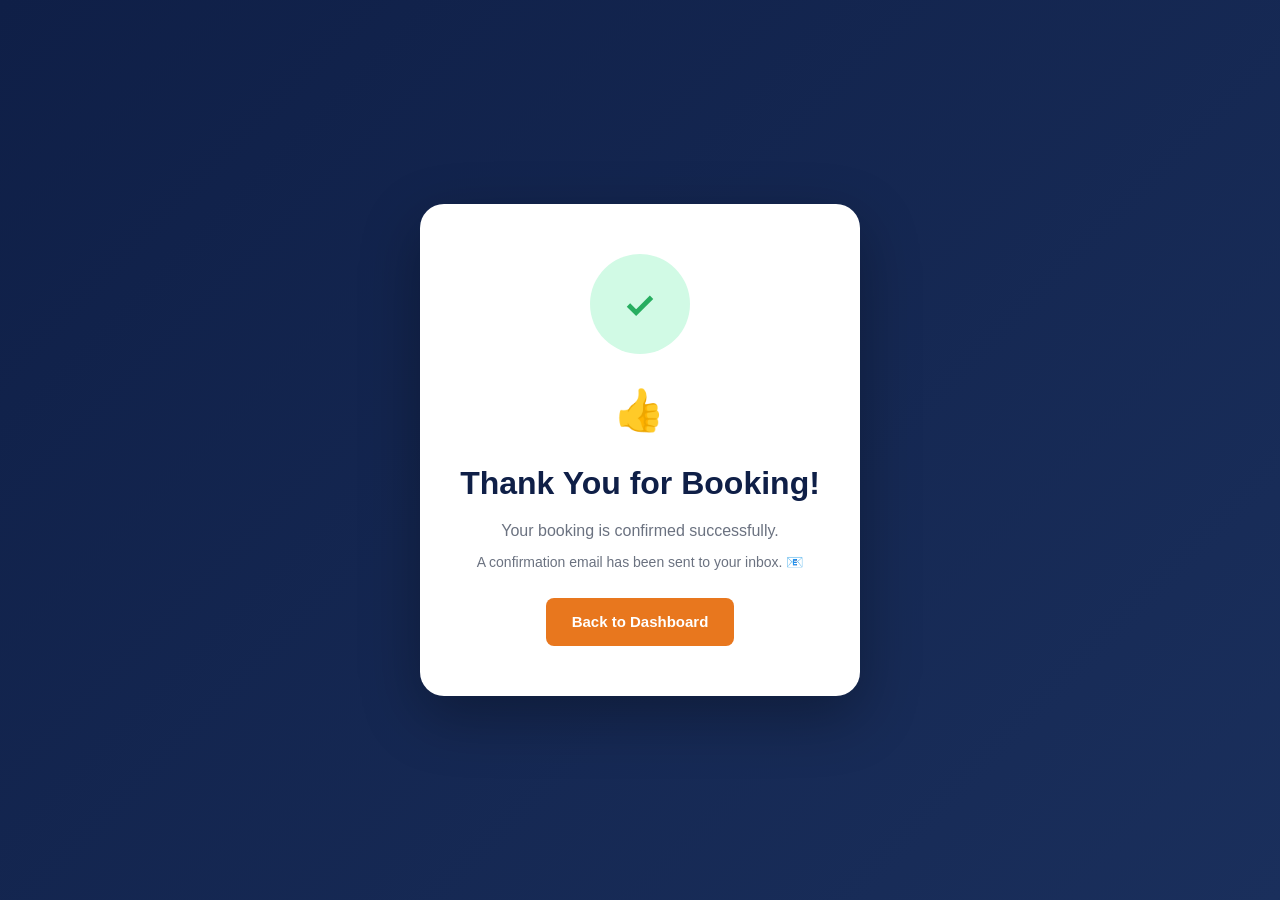
<file: templates/thankyou.html>
<!DOCTYPE html>
<html lang="en">
<head>
    <meta charset="UTF-8">
    <meta name="viewport" content="width=device-width, initial-scale=1.0">
    <title>Booking Confirmed — GO-TRAVEL</title>
    <link rel="stylesheet" href="/static/css/style.css">
</head>
<body>
    <div class="thankyou-wrap">
        <div class="thankyou-card">
            <div class="checkmark-circle">
                <svg class="checkmark" viewBox="0 0 52 52">
                    <path class="checkmark-stroke" d="M14 27 l8 8 l16 -16"/>
                </svg>
            </div>
            <div class="thumbs">👍</div>
            <h1 style="color:#0F1F47;margin:16px 0 8px;">Thank You for Booking!</h1>
            <p style="color:#6b7280;margin-bottom:8px;">Your booking is confirmed successfully.</p>
            <p style="color:#6b7280;font-size:14px;">A confirmation email has been sent to your inbox. 📧</p>
            <a href="/dashboard" class="btn" style="margin-top:24px;display:inline-block;">Back to Dashboard</a>
        </div>
    </div>
</body>
</html>
</file>
<file: static/css/style.css>
:root {
  --navy: #0F1F47;
  --navy-light: #1a2f5c;
  --orange: #E8771E;
  --orange-dark: #d66514;
  --bg: #f4f6fa;
  --text: #1a1a2e;
  --muted: #6b7280;
  --white: #ffffff;
  --border: #e5e7eb;
  --green: #27ae60;
  --shadow: 0 4px 20px rgba(15, 31, 71, 0.08);
  --radius: 14px;
}

* { margin: 0; padding: 0; box-sizing: border-box; }

body {
  font-family: -apple-system, BlinkMacSystemFont, "Segoe UI", Roboto, Arial, sans-serif;
  background: var(--bg);
  color: var(--text);
  line-height: 1.6;
}

a { text-decoration: none; color: inherit; }

/* ---------- Navbar ---------- */
.navbar {
  background: var(--navy);
  color: var(--white);
  padding: 16px 32px;
  display: flex;
  align-items: center;
  justify-content: space-between;
  position: sticky;
  top: 0;
  z-index: 100;
}
.navbar .logo {
  font-size: 22px;
  font-weight: 800;
  letter-spacing: 1px;
}
.navbar .logo span { color: var(--orange); }
.navbar .nav-links { display: flex; gap: 24px; align-items: center; }
.navbar .nav-links a { font-size: 15px; opacity: 0.9; transition: opacity .2s; }
.navbar .nav-links a:hover { opacity: 1; }

/* ---------- Buttons ---------- */
.btn {
  display: inline-block;
  background: var(--orange);
  color: var(--white);
  padding: 12px 26px;
  border: none;
  border-radius: 8px;
  font-size: 15px;
  font-weight: 600;
  cursor: pointer;
  transition: background .2s, transform .1s;
}
.btn:hover { background: var(--orange-dark); }
.btn:active { transform: scale(0.98); }
.btn-block { width: 100%; }
.btn-outline {
  background: transparent;
  border: 2px solid var(--orange);
  color: var(--orange);
}
.btn-outline:hover { background: var(--orange); color: var(--white); }

/* ---------- Cards ---------- */
.card {
  background: var(--white);
  border-radius: var(--radius);
  box-shadow: var(--shadow);
  padding: 28px;
}
.card h2 { color: var(--navy); margin-bottom: 16px; font-size: 20px; }

/* ---------- Forms ---------- */
.form-group { margin-bottom: 16px; }
.form-group label {
  display: block;
  font-size: 14px;
  font-weight: 600;
  color: var(--navy);
  margin-bottom: 6px;
}
input, select, textarea {
  width: 100%;
  padding: 12px 14px;
  border: 1px solid var(--border);
  border-radius: 8px;
  font-size: 15px;
  font-family: inherit;
  transition: border-color .2s;
}
input:focus, select:focus, textarea:focus {
  outline: none;
  border-color: var(--orange);
}

/* ---------- Auth pages ---------- */
.auth-wrap {
  min-height: 100vh;
  display: flex;
  align-items: center;
  justify-content: center;
  background: linear-gradient(135deg, var(--navy) 0%, var(--navy-light) 60%, var(--orange) 160%);
  padding: 20px;
}
.auth-card {
  background: var(--white);
  border-radius: 18px;
  padding: 40px;
  width: 100%;
  max-width: 420px;
  box-shadow: 0 20px 60px rgba(0,0,0,0.3);
}
.auth-card h1 { text-align: center; color: var(--navy); font-size: 26px; }
.auth-card h1 span { color: var(--orange); }
.auth-card .subtitle { text-align: center; color: var(--muted); margin-bottom: 24px; }
.auth-card .switch { text-align: center; margin-top: 18px; color: var(--muted); font-size: 14px; }
.auth-card .switch a { color: var(--orange); font-weight: 600; }

/* ---------- Container & grid ---------- */
.container { max-width: 1100px; margin: 0 auto; padding: 32px 20px; }
.grid { display: grid; gap: 20px; }
.grid-2 { grid-template-columns: repeat(auto-fit, minmax(280px, 1fr)); }
.grid-3 { grid-template-columns: repeat(auto-fit, minmax(240px, 1fr)); }

/* ---------- Hotel card ---------- */
.hotel-card {
  background: var(--white);
  border-radius: var(--radius);
  overflow: hidden;
  box-shadow: var(--shadow);
  transition: transform .2s;
}
.hotel-card:hover { transform: translateY(-4px); }
.hotel-card .hotel-img {
  height: 150px;
  background: linear-gradient(135deg, var(--navy), var(--orange));
  display: flex; align-items: center; justify-content: center;
  color: var(--white); font-size: 40px;
}
.hotel-card .hotel-body { padding: 18px; }
.hotel-card h3 { color: var(--navy); font-size: 17px; margin-bottom: 4px; }
.hotel-card .city { color: var(--muted); font-size: 13px; margin-bottom: 10px; }
.hotel-card .price { color: var(--orange); font-weight: 700; font-size: 18px; }
.hotel-card .rating {
  display: inline-block; background: var(--green); color: white;
  padding: 2px 8px; border-radius: 6px; font-size: 13px; font-weight: 600;
}
.amenities { font-size: 12px; color: var(--muted); margin: 8px 0; }

/* ---------- Badges / status ---------- */
.badge { padding: 3px 10px; border-radius: 20px; font-size: 12px; font-weight: 600; }
.badge-pending { background: #fef3c7; color: #92400e; }
.badge-confirmed { background: #d1fae5; color: #065f46; }
.badge-cancelled { background: #fee2e2; color: #991b1b; }

/* ---------- Hero ---------- */
.hero {
  background: linear-gradient(135deg, var(--navy) 0%, var(--navy-light) 100%);
  color: var(--white);
  padding: 80px 20px;
  text-align: center;
}
.hero h1 { font-size: 48px; margin-bottom: 16px; }
.hero h1 span { color: var(--orange); }
.hero p { font-size: 18px; opacity: 0.9; max-width: 600px; margin: 0 auto 28px; }

.section-title { color: var(--navy); font-size: 28px; margin-bottom: 8px; text-align: center; }
.section-sub { color: var(--muted); text-align: center; margin-bottom: 32px; }

.spinner {
  border: 3px solid #f0f0f0; border-top: 3px solid var(--orange);
  border-radius: 50%; width: 28px; height: 28px;
  animation: spin 1s linear infinite; margin: 20px auto;
}
@keyframes spin { to { transform: rotate(360deg); } }

.alert { padding: 12px 16px; border-radius: 8px; margin: 12px 0; font-size: 14px; }
.alert-error { background: #fee2e2; color: #991b1b; }
.alert-success { background: #d1fae5; color: #065f46; }

/* ---------- Date Picker ---------- */
#datepicker-container {
  position: fixed; top: 0; left: 0; width: 100%; height: 100%;
  background: rgba(0,0,0,0.5); display: flex; align-items: center;
  justify-content: center; z-index: 1000;
}

.datepicker-modal {
  background: white; border-radius: 16px; box-shadow: 0 10px 40px rgba(0,0,0,0.3);
  width: 90%; max-width: 400px; overflow: hidden;
}

.datepicker-header {
  background: linear-gradient(135deg, var(--navy), var(--navy-light));
  color: white; padding: 20px; display: flex; justify-content: space-between;
  align-items: center;
}

.datepicker-header h3 { margin: 0; font-size: 18px; }

.close-btn {
  background: none; border: none; color: white; font-size: 28px;
  cursor: pointer; padding: 0; width: 32px; height: 32px;
  display: flex; align-items: center; justify-content: center;
}

.datepicker-body { padding: 20px; }

.datepicker-controls {
  display: flex; justify-content: space-between; align-items: center;
  margin-bottom: 20px;
}

.datepicker-controls h4 { margin: 0; color: var(--navy); font-size: 16px; }

.nav-btn {
  background: var(--navy); color: white; border: none; padding: 8px 12px;
  border-radius: 6px; cursor: pointer; font-size: 14px;
}

.nav-btn:hover { background: var(--navy-light); }

.calendar-grid {
  display: grid; grid-template-columns: repeat(7, 1fr); gap: 4px;
}

.day-header {
  text-align: center; font-weight: 600; color: var(--navy);
  padding: 8px; font-size: 12px;
}

.day {
  text-align: center; padding: 8px; border-radius: 6px;
  cursor: pointer; font-size: 14px; border: 2px solid transparent;
  transition: all 0.2s;
}

.day:not(.disabled):not(.empty):hover {
  background: var(--orange); color: white; border-color: var(--orange);
}

.day.disabled { opacity: 0.4; cursor: not-allowed; }

.day.selected {
  background: var(--orange); color: white; border-color: var(--orange);
  font-weight: bold;
}

.day.empty { cursor: default; }

.datepicker-footer {
  padding: 16px 20px; border-top: 1px solid var(--border);
  display: flex; gap: 10px; justify-content: flex-end;
}

.btn-cancel {
  background: transparent; color: var(--navy); border: 2px solid var(--navy);
  padding: 10px 20px; border-radius: 8px; cursor: pointer; font-weight: 600;
}

.btn-cancel:hover { background: var(--navy); color: white; }

.btn-select {
  background: var(--orange); color: white; border: none;
  padding: 10px 24px; border-radius: 8px; cursor: pointer; font-weight: 600;
}

.btn-select:hover { background: var(--orange-dark); }

/* ---------- Date Picker — status boxes ---------- */
.date-status {
  display: flex; align-items: center; gap: 10px; padding: 16px 20px;
  background: #f4f6fa; border-bottom: 1px solid var(--border);
}
.date-box {
  flex: 1; background: white; border: 2px solid var(--border);
  border-radius: 10px; padding: 10px 14px; cursor: pointer; transition: all .2s;
}
.date-box.active { border-color: var(--orange); background: #fff4ec; }
.date-box .date-label { display: block; font-size: 11px; color: var(--muted);
  text-transform: uppercase; font-weight: 600; }
.date-box .date-value { display: block; font-size: 15px; color: var(--navy);
  font-weight: 700; margin-top: 2px; }
.date-arrow { color: var(--orange); font-size: 20px; font-weight: bold; }
.picker-hint { text-align: center; color: var(--muted); font-size: 13px; margin-top: 12px; }
.day.in-range { background: #fff4ec; color: var(--orange); border-radius: 0; }

/* ---------- Date Range Picker (updated) ---------- */
.datepicker-selection {
  display:flex; align-items:center; justify-content:center; gap:16px;
  padding:16px; background:#f9f9f9;
}
.sel-box {
  flex:1; max-width:140px; padding:10px; border:2px solid var(--border);
  border-radius:8px; text-align:center; background:white;
}
.sel-box.active { border-color:var(--orange); }
.sel-label { display:block; font-size:11px; color:var(--muted); text-transform:uppercase; }
.sel-val { display:block; font-size:14px; font-weight:700; color:var(--navy); margin-top:2px; }
.dp-hint { text-align:center; color:var(--muted); font-size:13px; margin-top:12px; }

.day.range-start, .day.range-end {
  background:var(--orange) !important; color:white !important; font-weight:bold;
  border-color:var(--orange) !important;
}
.day.in-range { background:#fde3cc; color:var(--navy); border-radius:0; }

/* ---------- Dark theme ---------- */
body.dark { background:#12151c; color:#e4e6eb; }
body.dark .navbar { background:#0a0e17; }
body.dark .card, body.dark .hotel-card, body.dark .stat-box,
body.dark .data-table, body.dark .auth-card { background:#1c2128; color:#e4e6eb; }
body.dark .card h2, body.dark .section-title, body.dark .hotel-card h3 { color:#f0a868; }
body.dark input, body.dark select { background:#2a2f38; color:#e4e6eb; border-color:#3a3f48; }
body.dark .data-table td { border-color:#2a2f38; }
body.dark .how-section { background:#1c2128; }

/* ---------- Profile ---------- */
.profile-photo {
  width:100px; height:100px; border-radius:50%; object-fit:cover;
  border:3px solid var(--orange); background:#ddd;
}
.profile-tabs { display:flex; gap:8px; flex-wrap:wrap; margin-bottom:20px; }
.profile-tab { padding:10px 18px; background:white; border:2px solid var(--border);
  border-radius:8px; cursor:pointer; font-weight:600; color:var(--navy); }
.profile-tab.active { background:var(--orange); color:white; border-color:var(--orange); }
.field-error { color:#dc2626; font-size:12px; margin-top:4px; display:none; }
.field-error.show { display:block; }
input.invalid { border-color:#dc2626; }



/* Travel symbols floating background */
body {
  background-color: var(--bg);
  background-image:
    radial-gradient(circle at 10% 20%, rgba(232,119,30,0.04) 0%, transparent 25%),
    radial-gradient(circle at 90% 80%, rgba(15,31,71,0.05) 0%, transparent 25%);
}

.travel-bg {
  position: fixed; inset: 0; z-index: -1; overflow: hidden; pointer-events: none;
}
.travel-bg span {
  position: absolute; font-size: 28px; opacity: 0.07;
  animation: floatAround 25s linear infinite;
}
@keyframes floatAround {
  0%   { transform: translateY(0) rotate(0deg); }
  50%  { transform: translateY(-40px) rotate(180deg); }
  100% { transform: translateY(0) rotate(360deg); }
}

/* Page load fade-in */
@keyframes fadeInUp {
  from { opacity: 0; transform: translateY(20px); }
  to   { opacity: 1; transform: translateY(0); }
}
.card, .hotel-card, .stat-box, .dest-card {
  animation: fadeInUp 0.5s ease both;
}

/* Hover effects */
.navbar .nav-links a {
  position: relative; transition: color .2s;
}
.navbar .nav-links a::after {
  content: ''; position: absolute; left: 0; bottom: -4px; width: 0; height: 2px;
  background: var(--orange); transition: width .3s ease;
}
.navbar .nav-links a:hover::after { width: 100%; }

.btn {
  transition: transform .15s ease, box-shadow .2s ease, background .2s;
}
.btn:hover {
  transform: translateY(-2px); box-shadow: 0 6px 18px rgba(232,119,30,0.4);
}
.btn:active { transform: translateY(0); }

.hotel-card { transition: transform .25s ease, box-shadow .25s ease; }
.hotel-card:hover {
  transform: translateY(-8px) scale(1.02);
  box-shadow: 0 16px 40px rgba(15,31,71,0.18);
}

.stat-box { transition: transform .2s ease; }
.stat-box:hover { transform: translateY(-4px); }

/* Booking item card style */
.booking-item, .trip-item {
  background: white; border-radius: 12px; padding: 16px 20px; margin: 12px 0;
  box-shadow: 0 2px 12px rgba(15,31,71,0.08);
  border-left: 5px solid var(--orange);
  display: flex; justify-content: space-between; align-items: center;
  transition: transform .2s ease, box-shadow .2s ease;
  animation: fadeInUp 0.5s ease both;
}
.booking-item:hover, .trip-item:hover {
  transform: translateX(6px); box-shadow: 0 6px 20px rgba(15,31,71,0.15);
}
.trip-item { border-left-color: var(--navy); }
.booking-item .info { flex: 1; }
.booking-item .title { font-weight: 700; color: var(--navy); font-size: 16px; }
.booking-item .sub { color: var(--muted); font-size: 13px; margin-top: 2px; }
.del-btn {
  background: #fee2e2; color: #991b1b; border: none; padding: 8px 14px;
  border-radius: 8px; cursor: pointer; font-weight: 600; font-size: 13px;
  transition: background .2s;
}
.del-btn:hover { background: #fecaca; }

/* Profile photo circular */
.profile-photo {
  width: 120px; height: 120px; border-radius: 50%; object-fit: cover;
  border: 4px solid var(--orange); box-shadow: 0 4px 16px rgba(0,0,0,0.15);
}
.profile-photo-placeholder {
  width: 120px; height: 120px; border-radius: 50%;
  background: linear-gradient(135deg, var(--navy), var(--orange));
  display: flex; align-items: center; justify-content: center;
  color: white; font-size: 48px; font-weight: bold;
  border: 4px solid var(--orange);
}

/* Thank-you page */
.thankyou-wrap {
  min-height: 100vh; display: flex; align-items: center; justify-content: center;
  background: linear-gradient(135deg, var(--navy), var(--navy-light));
}
.thankyou-card {
  background: white; border-radius: 24px; padding: 50px 40px; text-align: center;
  max-width: 460px; box-shadow: 0 20px 60px rgba(0,0,0,0.3);
  animation: fadeInUp 0.6s ease both;
}
.checkmark-circle {
  width: 100px; height: 100px; border-radius: 50%; background: #d1fae5;
  margin: 0 auto 24px; display: flex; align-items: center; justify-content: center;
  animation: popIn 0.5s ease both;
}
@keyframes popIn {
  0% { transform: scale(0); }
  70% { transform: scale(1.2); }
  100% { transform: scale(1); }
}
.checkmark {
  width: 50px; height: 50px;
}
.checkmark-stroke {
  stroke: var(--green); stroke-width: 5; fill: none;
  stroke-dasharray: 100; stroke-dashoffset: 100;
  animation: drawCheck 0.8s ease 0.3s forwards;
}
@keyframes drawCheck { to { stroke-dashoffset: 0; } }
.thumbs { font-size: 40px; animation: thumbsBounce 1s ease 0.6s infinite alternate; }
@keyframes thumbsBounce { from { transform: translateY(0); } to { transform: translateY(-10px); } }
</file>
